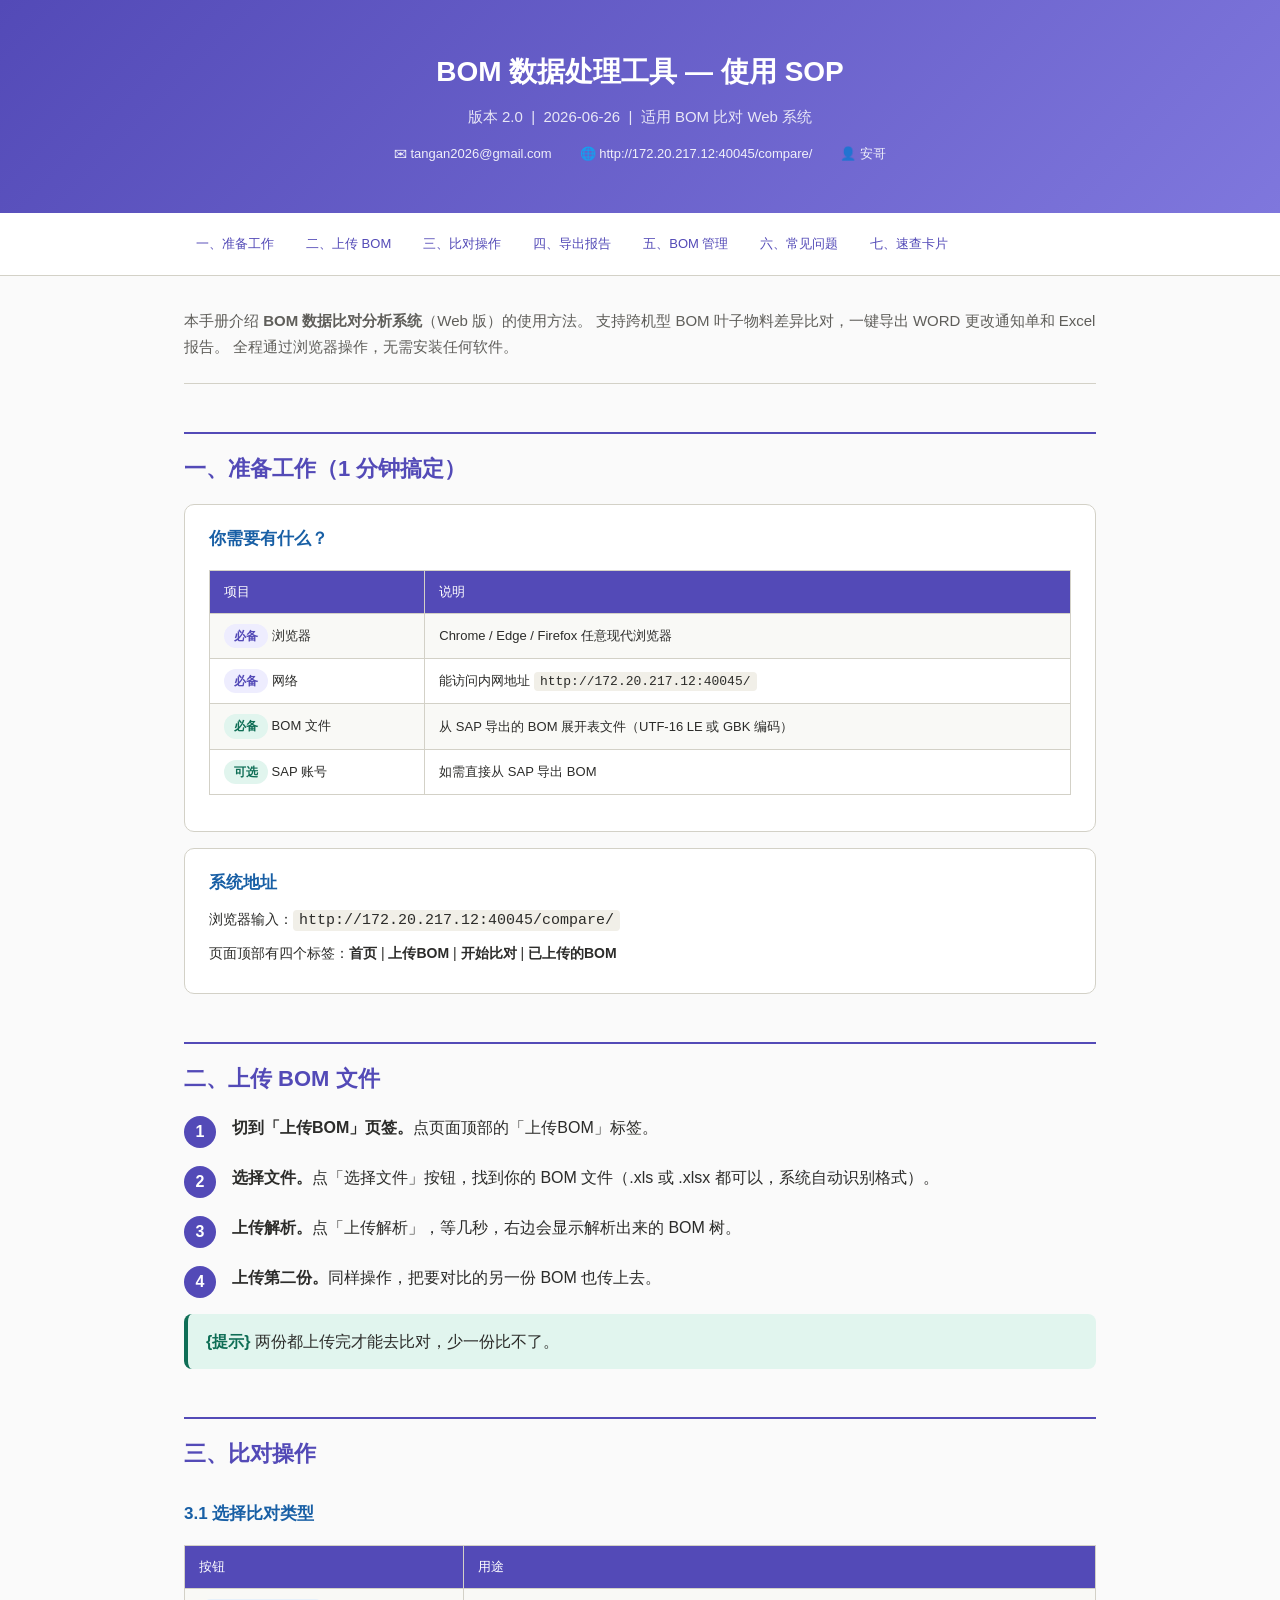
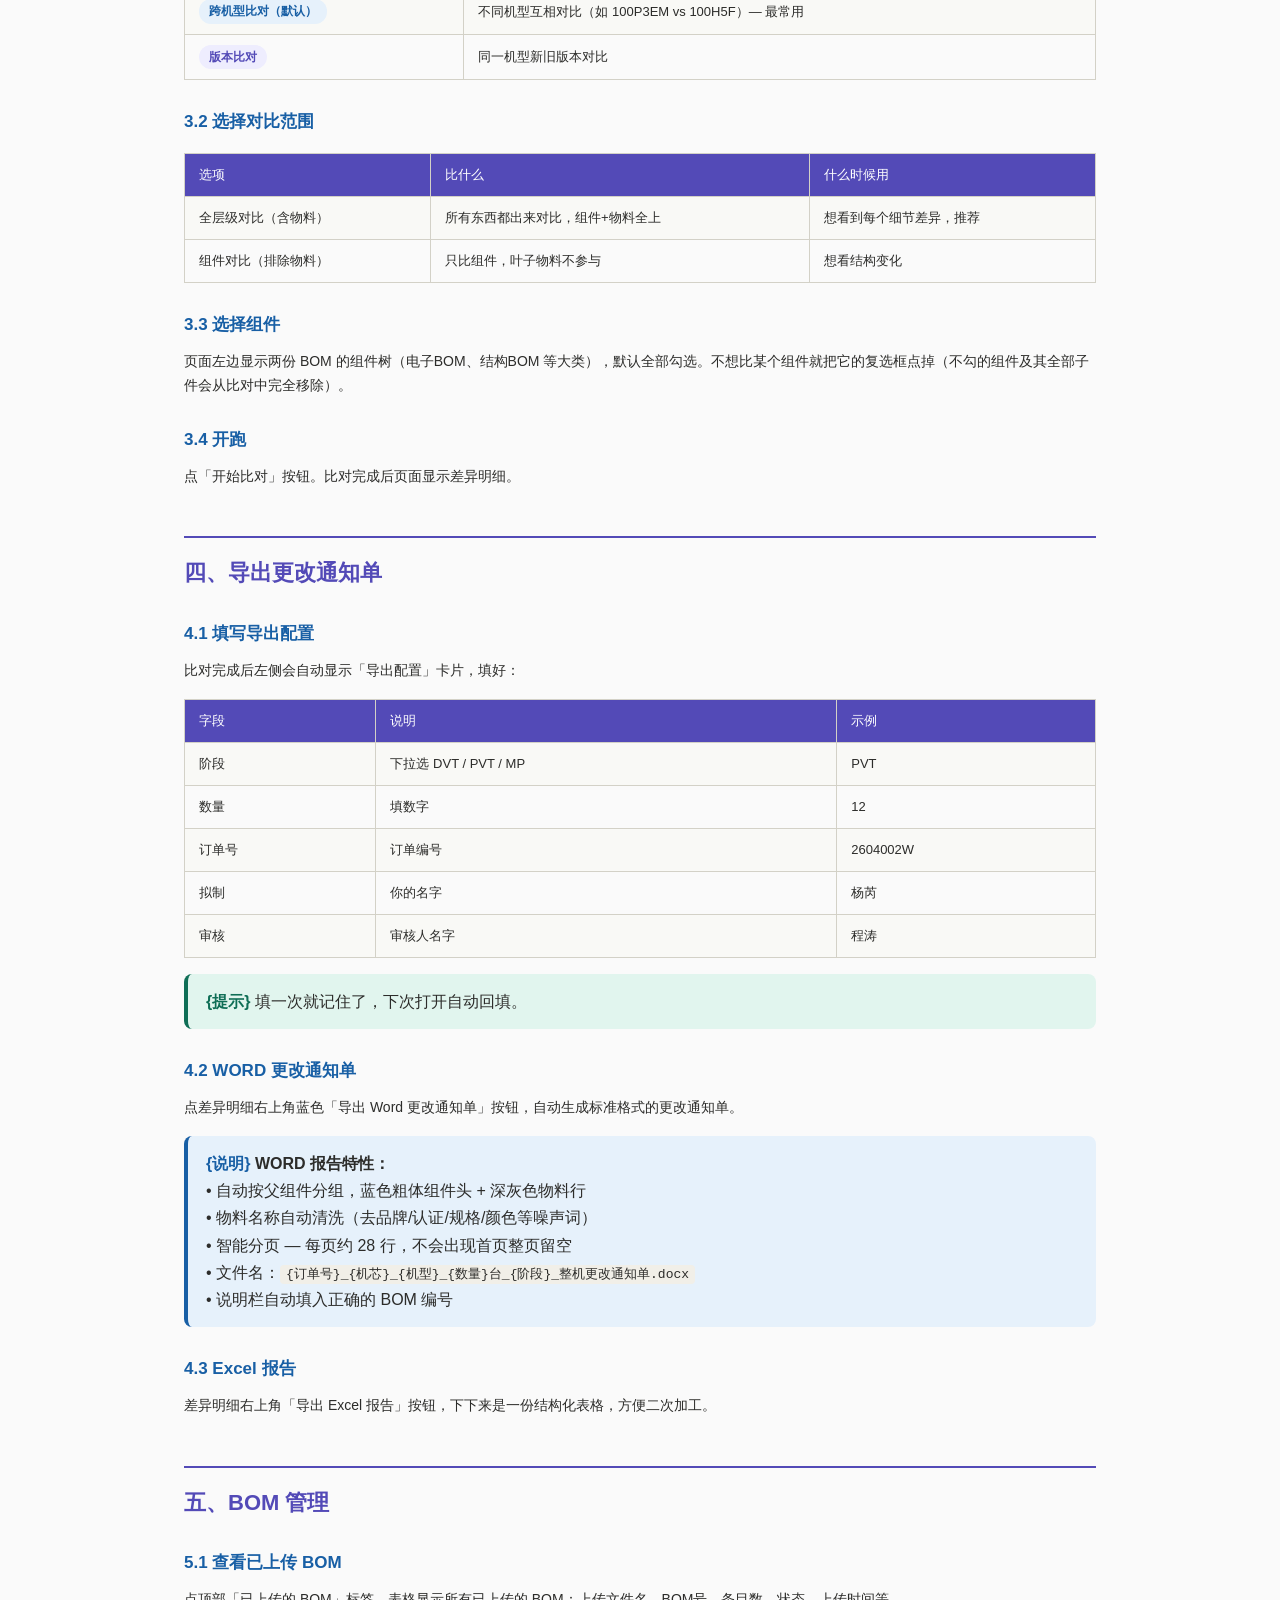
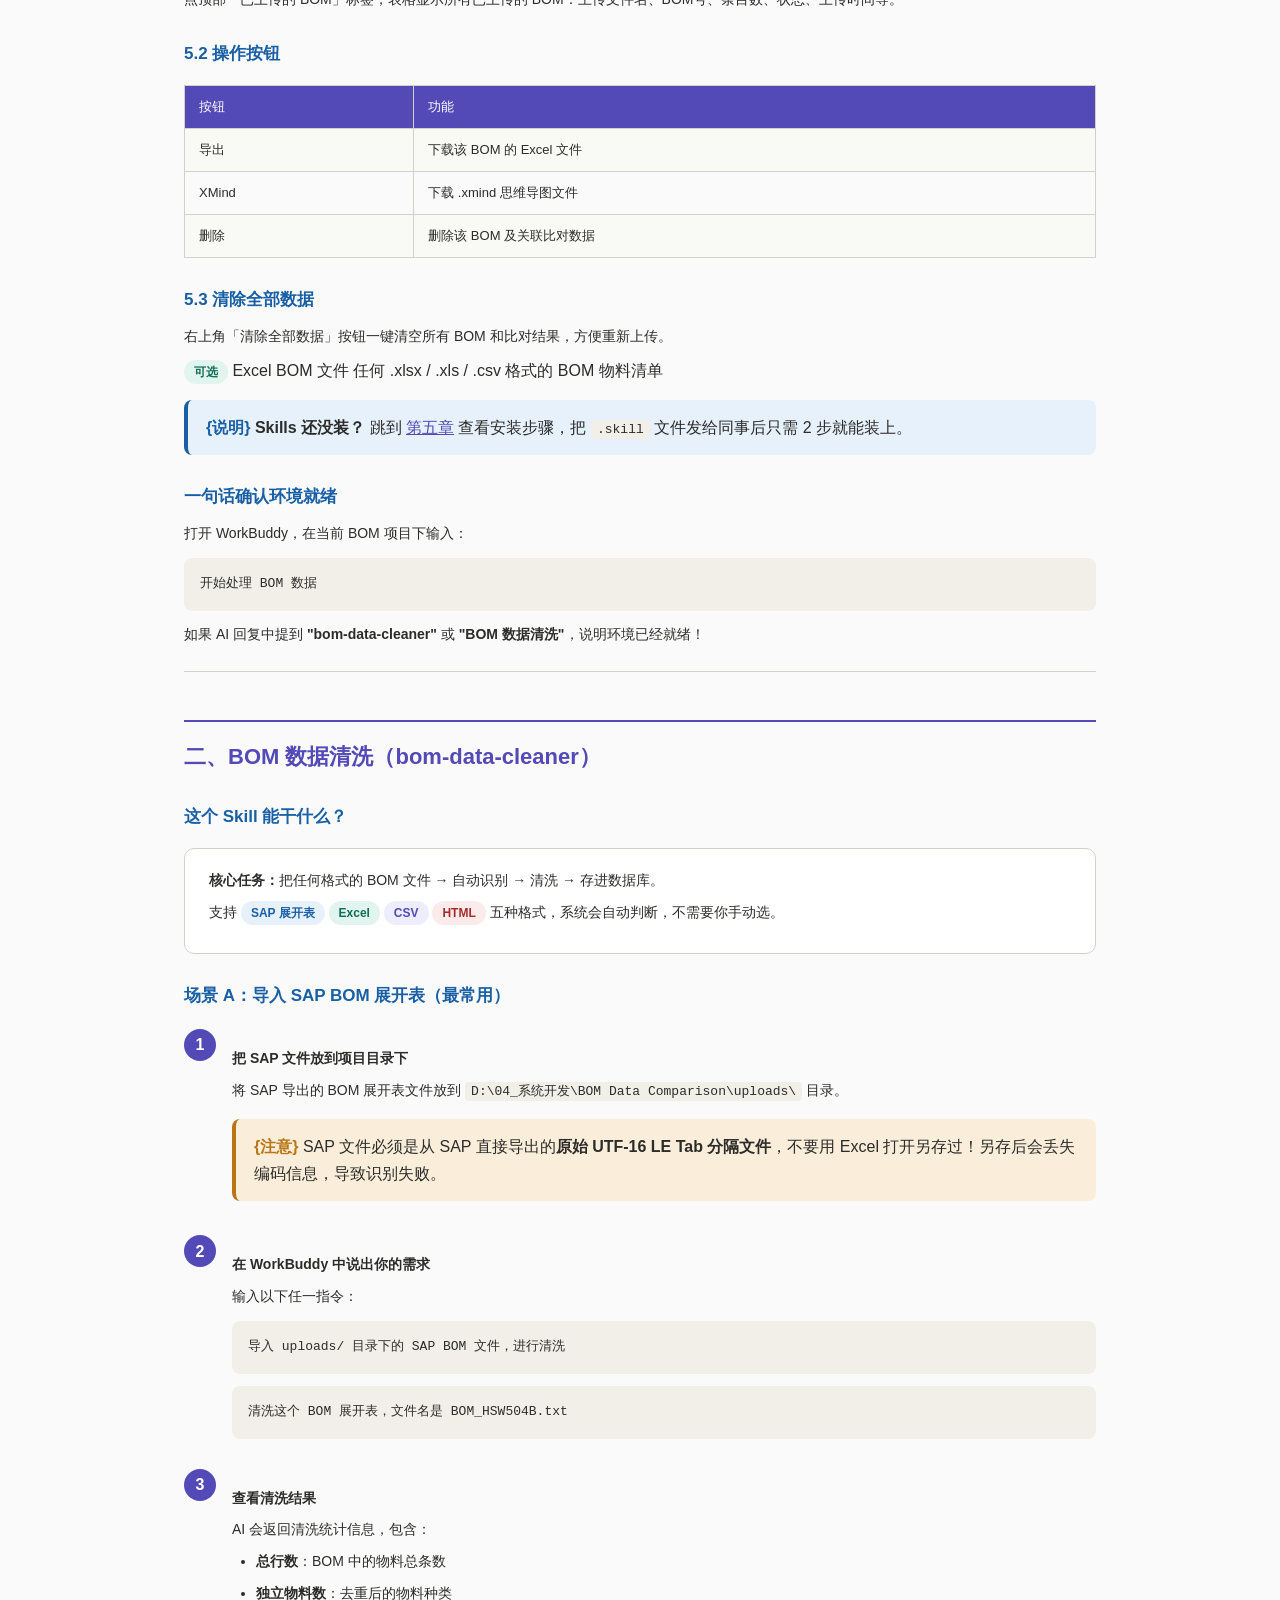
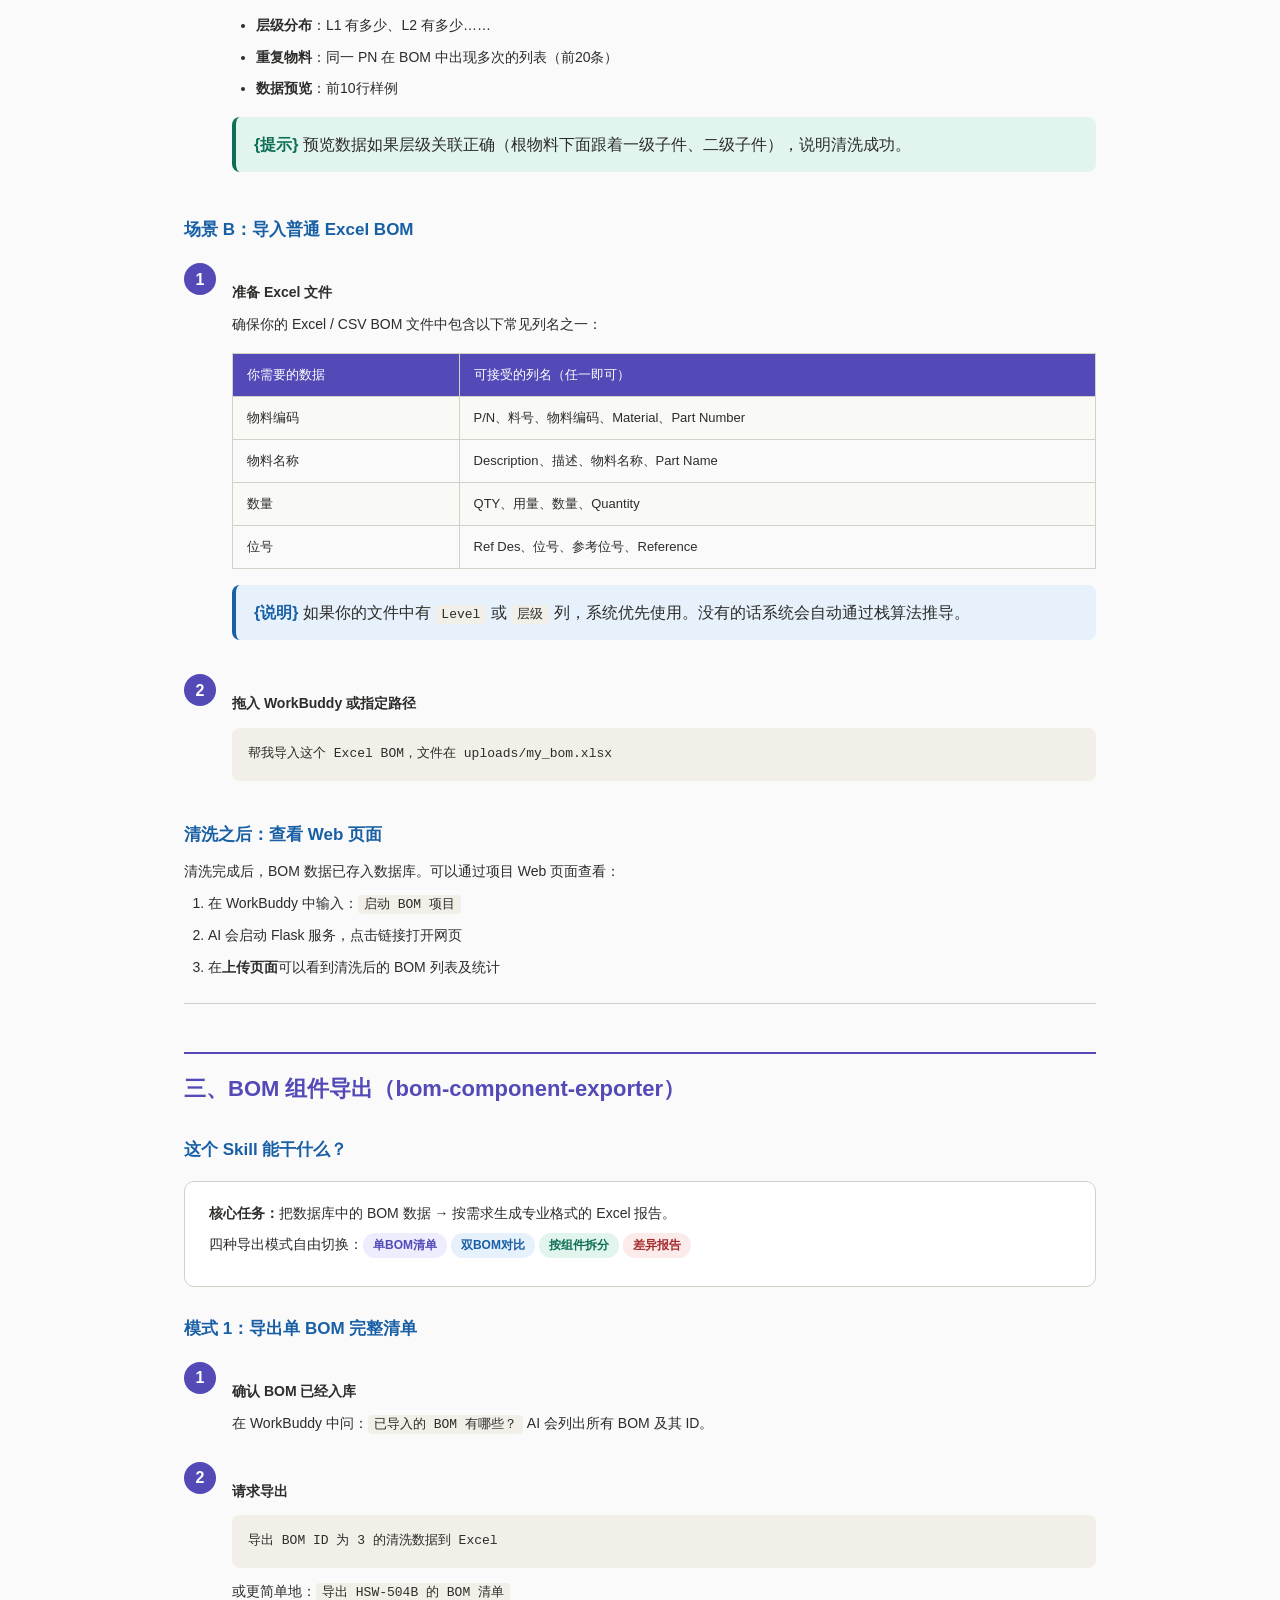
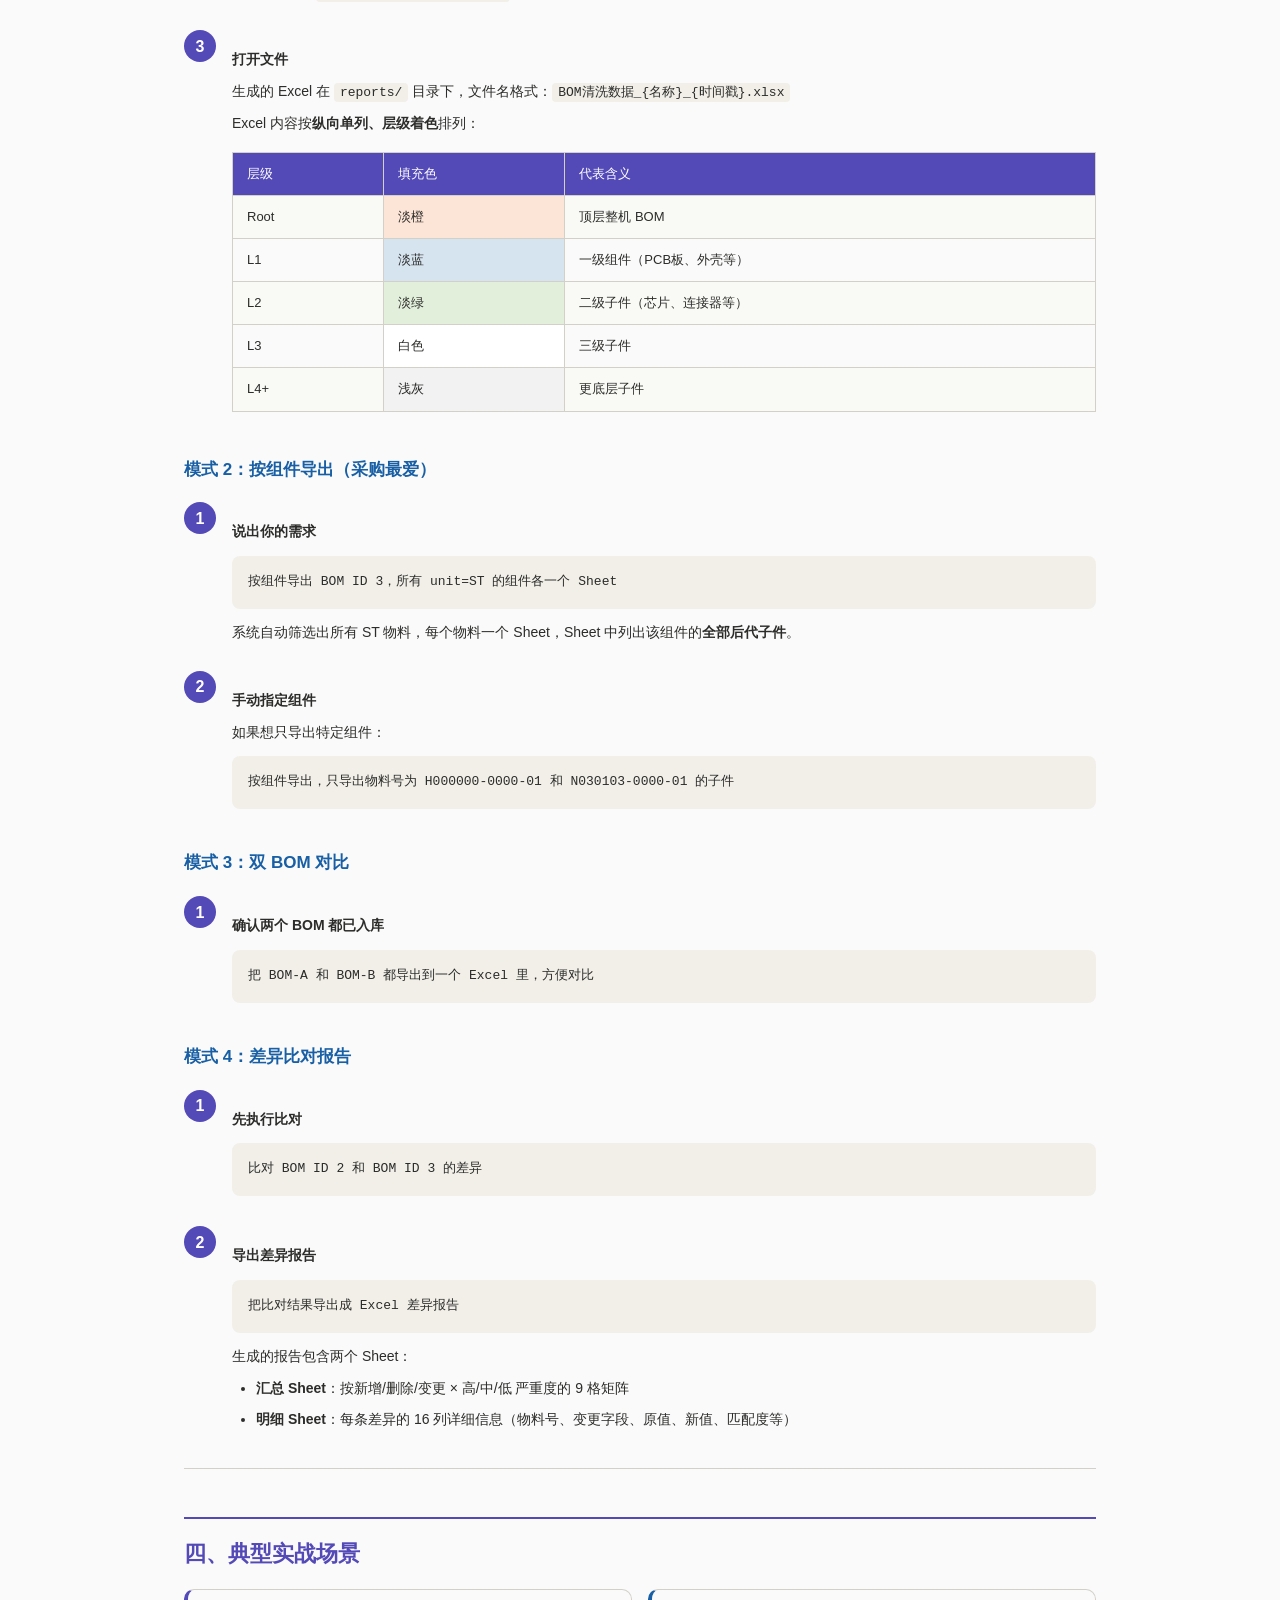
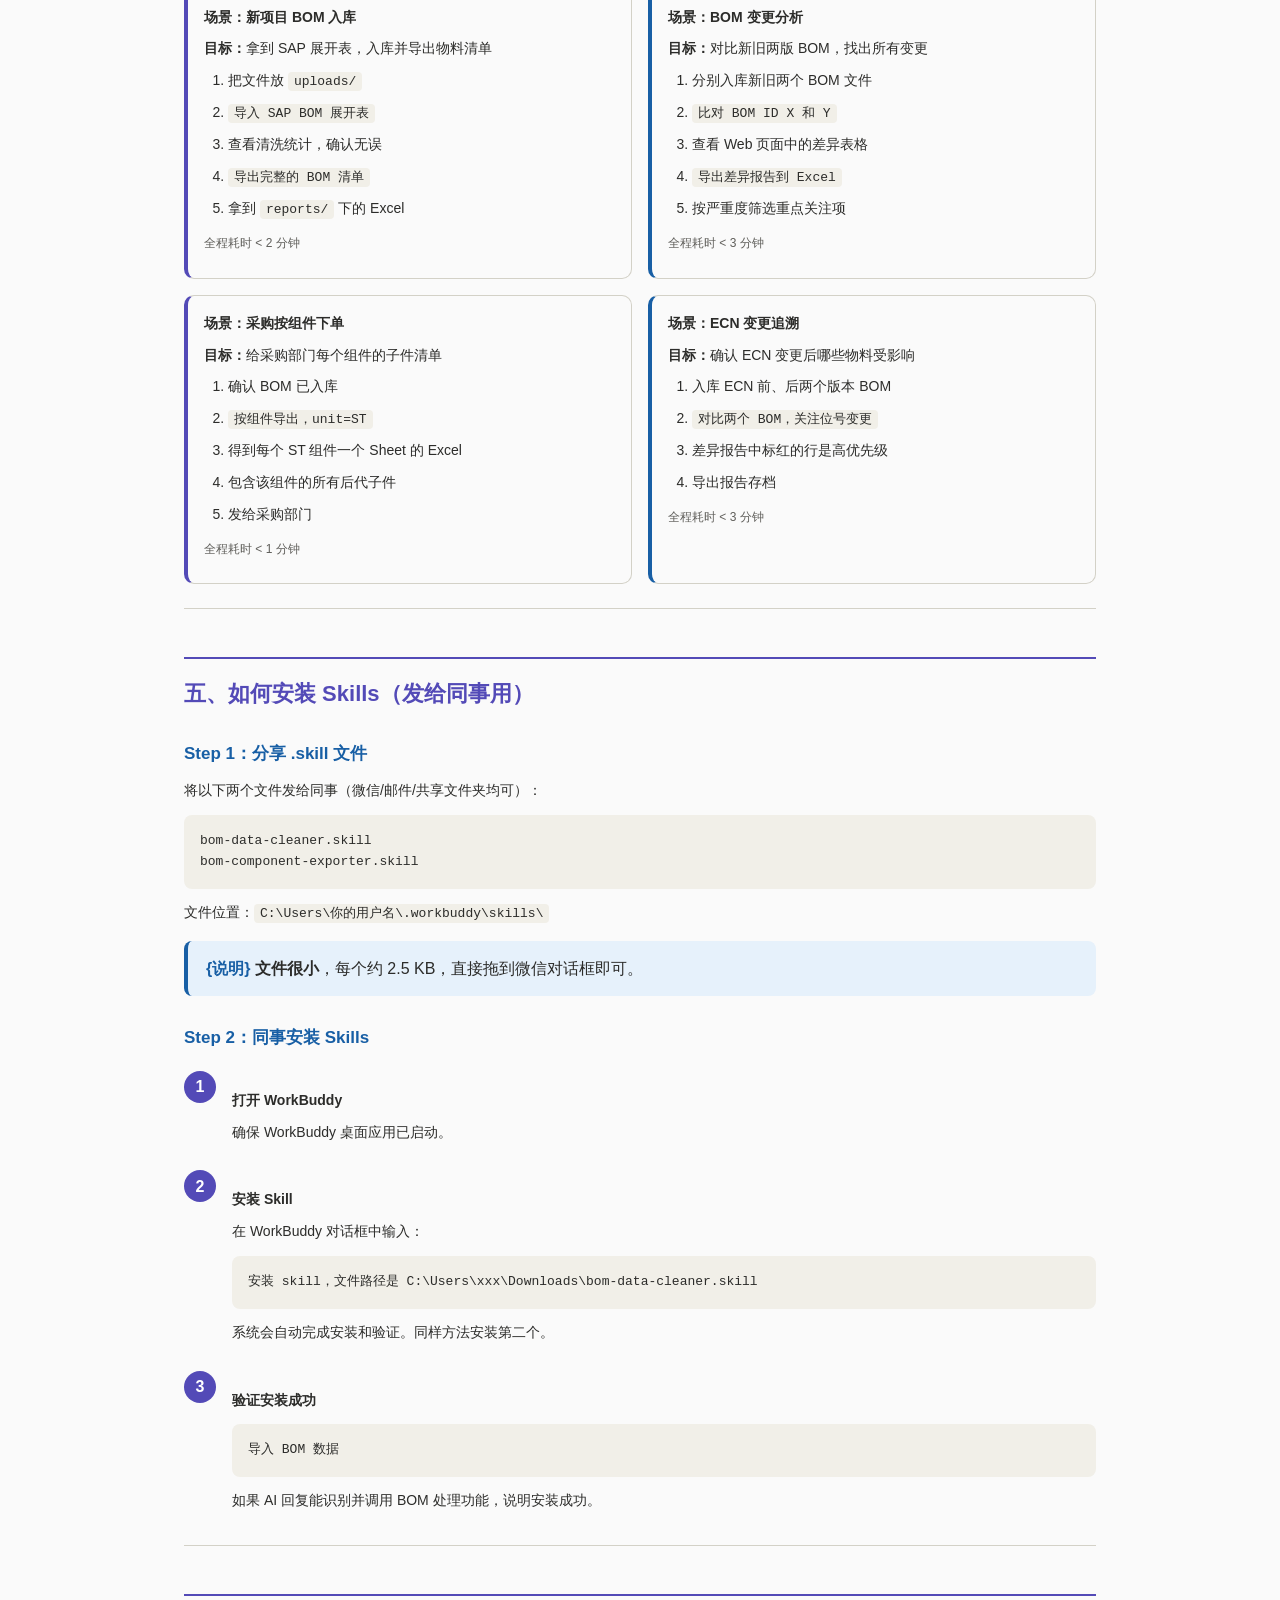
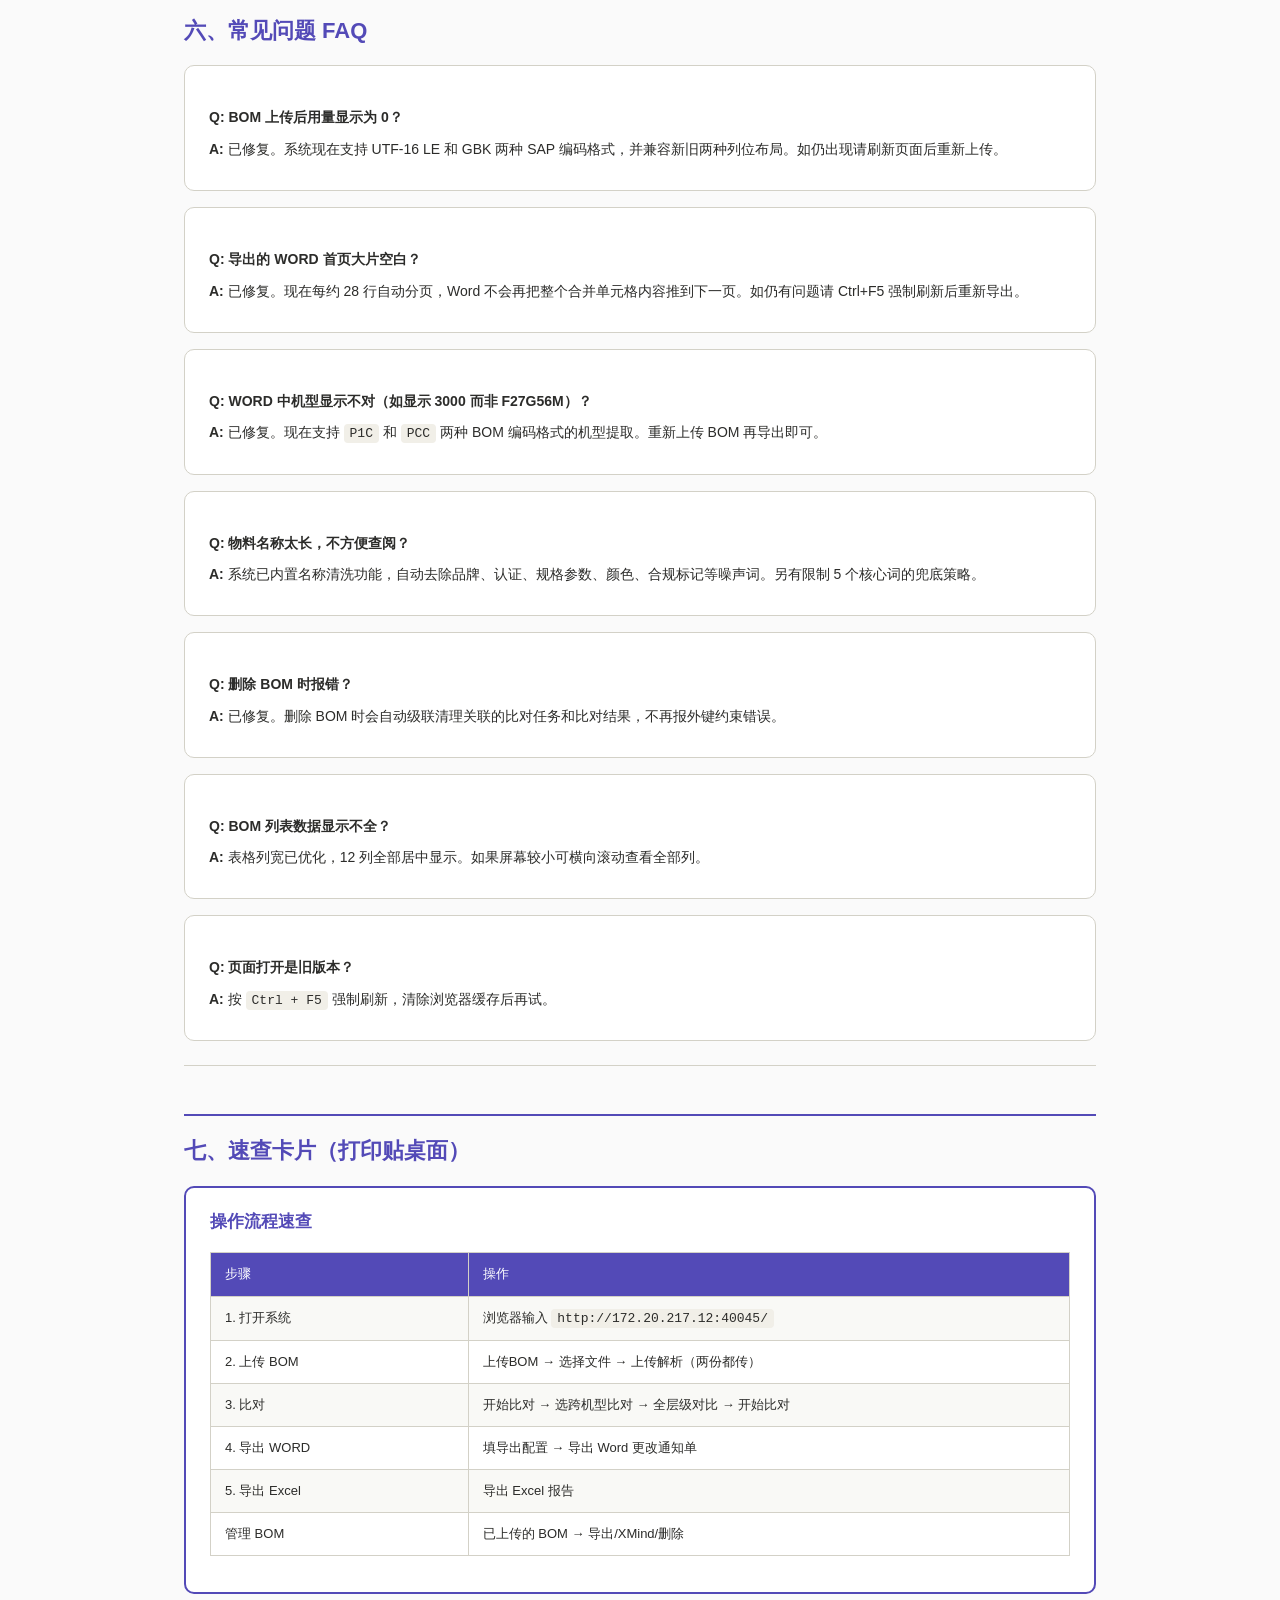
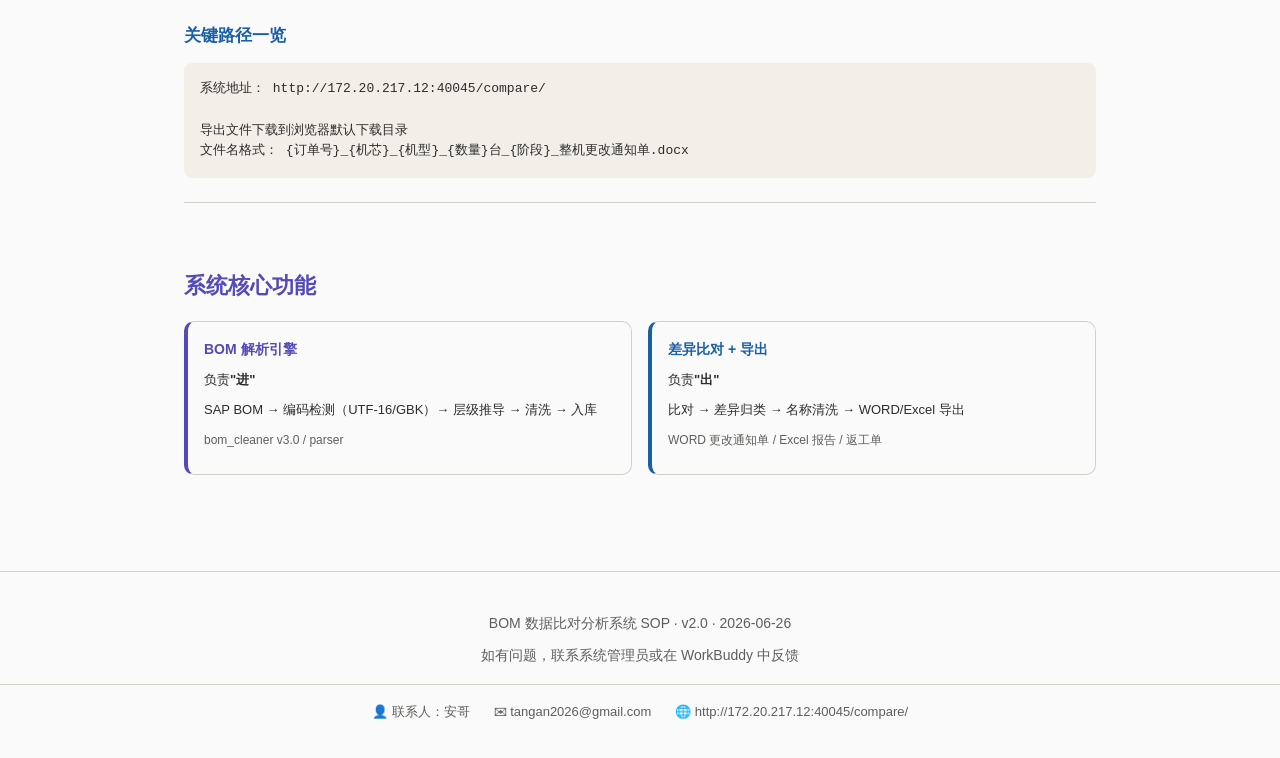
<file: docs/BOM_Skills_使用手册.html>
<!DOCTYPE html>
<html lang="zh-CN">
<head>
<meta charset="UTF-8">
<meta name="viewport" content="width=device-width, initial-scale=1.0">
<title>BOM 数据处理工具 - 使用 SOP</title>
<style>
  :root {
    --primary: #534AB7;
    --accent: #185FA5;
    --green: #0F6E56;
    --amber: #BA7517;
    --red: #A32D2D;
    --bg: #FAFAFA;
    --card: #FFFFFF;
    --text: #2C2C2A;
    --muted: #5F5E5A;
    --border: #D3D1C7;
    --code-bg: #F1EFE8;
  }
  * { margin: 0; padding: 0; box-sizing: border-box; }
  body {
    font-family: -apple-system, BlinkMacSystemFont, "Segoe UI", "PingFang SC", "Microsoft YaHei", sans-serif;
    line-height: 1.7; color: var(--text); background: var(--bg);
  }

  header {
    background: linear-gradient(135deg, var(--primary), #7F77DD);
    color: white; padding: 48px 0; text-align: center;
  }
  header h1 { font-size: 28px; font-weight: 600; margin-bottom: 8px; }
  header p { font-size: 15px; opacity: 0.85; }

  nav {
    background: var(--card); border-bottom: 1px solid var(--border);
    padding: 16px 0; position: sticky; top: 0; z-index: 100;
  }
  nav .nav-inner {
    max-width: 960px; margin: 0 auto; padding: 0 24px;
    display: flex; flex-wrap: wrap; gap: 8px;
  }
  nav a {
    text-decoration: none; color: var(--primary); font-size: 13px;
    padding: 4px 12px; border-radius: 6px; font-weight: 500;
  }
  nav a:hover { background: #EEEDFE; }

  main { max-width: 960px; margin: 0 auto; padding: 32px 24px; }

  h2 {
    font-size: 22px; font-weight: 600; margin: 48px 0 8px;
    padding-top: 16px; border-top: 2px solid var(--primary); color: var(--primary);
  }
  h3 { font-size: 17px; font-weight: 600; margin: 28px 0 10px; color: var(--accent); }
  h4 { font-size: 14px; font-weight: 600; margin: 20px 0 8px; color: var(--text); }

  p, li { font-size: 14px; margin-bottom: 8px; }
  ul, ol { padding-left: 24px; margin-bottom: 12px; }

  .card {
    background: var(--card); border: 1px solid var(--border);
    border-radius: 10px; padding: 20px 24px; margin: 16px 0;
  }
  .card h3 { margin-top: 0; }

  .tip, .warn, .info {
    border-left: 4px solid; border-radius: 8px; padding: 14px 18px; margin: 16px 0;
  }
  .tip { background: #E1F5EE; border-color: var(--green); }
  .tip::before { content: "\{提示\} "; font-weight: 600; color: var(--green); }
  .warn { background: #FAEEDA; border-color: var(--amber); }
  .warn::before { content: "\{注意\} "; font-weight: 600; color: var(--amber); }
  .info { background: #E6F1FB; border-color: var(--accent); }
  .info::before { content: "\{说明\} "; font-weight: 600; color: var(--accent); }

  code {
    background: var(--code-bg); padding: 2px 6px; border-radius: 4px;
    font-family: "Cascadia Code", "Source Code Pro", "Fira Code", monospace;
    font-size: 13px;
  }
  pre {
    background: var(--code-bg); padding: 16px; border-radius: 8px;
    overflow-x: auto; font-size: 13px; margin: 12px 0;
    font-family: "Cascadia Code", "Source Code Pro", "Fira Code", monospace;
    line-height: 1.6;
  }

  table {
    width: 100%; border-collapse: collapse; margin: 16px 0; font-size: 13px;
  }
  th, td {
    border: 1px solid var(--border); padding: 10px 14px; text-align: left;
  }
  th { background: var(--primary); color: white; font-weight: 500; }
  tr:nth-child(even) { background: #F9F9F6; }

  .step {
    display: flex; gap: 16px; margin: 16px 0; align-items: flex-start;
  }
  .step-num {
    background: var(--primary); color: white; font-weight: 700; font-size: 16px;
    width: 32px; height: 32px; border-radius: 50%;
    display: flex; align-items: center; justify-content: center;
    flex-shrink: 0; margin-top: 2px;
  }
  .step-body { flex: 1; }

  .tag {
    display: inline-block; padding: 2px 10px; border-radius: 12px;
    font-size: 12px; font-weight: 600;
  }
  .tag-red { background: #FCEBEB; color: var(--red); }
  .tag-green { background: #E1F5EE; color: var(--green); }
  .tag-blue { background: #E6F1FB; color: var(--accent); }
  .tag-purple { background: #EEEDFE; color: var(--primary); }

  .comparison {
    display: grid; grid-template-columns: 1fr 1fr; gap: 16px; margin: 16px 0;
  }
  .comparison > div {
    border: 1px solid var(--border); border-radius: 10px; padding: 16px;
  }
  .comparison > div:first-child { border-left: 4px solid var(--primary); }
  .comparison > div:last-child { border-left: 4px solid var(--accent); }

  footer {
    text-align: center; padding: 40px 0; color: var(--muted); font-size: 13px;
    border-top: 1px solid var(--border); margin-top: 48px;
  }

  a { color: var(--primary); }

  .toc { list-style: none; padding-left: 0; }
  .toc li { margin-bottom: 6px; padding-left: 0; }
  .toc a { font-size: 14px; }
  .toc .toc-l2 { padding-left: 20px; }

  @media print {
    nav { display: none; }
    body { background: white; }
    h2 { page-break-before: always; }
    h2:first-of-type { page-break-before: avoid; }
  }
</style>
</head>
<body>

<header>
  <h1>BOM 数据处理工具 &mdash; 使用 SOP</h1>
  <p>版本 2.0 &nbsp;|&nbsp; 2026-06-26 &nbsp;|&nbsp; 适用 BOM 比对 Web 系统</p>
  <div style="margin-top:14px;display:flex;justify-content:center;gap:28px;flex-wrap:wrap;font-size:13px;opacity:0.9;">
    <span>&#9993; tangan2026@gmail.com</span>
    <span>&#127760; http://172.20.217.12:40045/compare/</span>
    <span>&#128100; 安哥</span>
  </div>
</header>

<nav>
  <div class="nav-inner">
    <a href="#before">一、准备工作</a>
    <a href="#upload">二、上传 BOM</a>
    <a href="#compare">三、比对操作</a>
    <a href="#export">四、导出报告</a>
    <a href="#bomlist">五、BOM 管理</a>
    <a href="#faq">六、常见问题</a>
    <a href="#summary">七、速查卡片</a>
  </div>
</nav>

<main>

<p style="font-size:15px;color:var(--muted);margin-bottom:24px;">
  本手册介绍 <strong>BOM 数据比对分析系统</strong>（Web 版）的使用方法。
  支持跨机型 BOM 叶子物料差异比对，一键导出 WORD 更改通知单和 Excel 报告。
  全程通过浏览器操作，无需安装任何软件。
</p>

<hr style="border:none;border-top:1px solid var(--border);margin:24px 0;">

<h2 id="before">一、准备工作（1 分钟搞定）</h2>

<div class="card">
<h3 style="margin-top:0;">你需要有什么？</h3>
<table>
  <tr><th style="width:25%;">项目</th><th>说明</th></tr>
  <tr>
    <td><span class="tag tag-purple">必备</span> 浏览器</td>
    <td>Chrome / Edge / Firefox 任意现代浏览器</td>
  </tr>
  <tr>
    <td><span class="tag tag-purple">必备</span> 网络</td>
    <td>能访问内网地址 <code>http://172.20.217.12:40045/</code></td>
  </tr>
  <tr>
    <td><span class="tag tag-green">必备</span> BOM 文件</td>
    <td>从 SAP 导出的 BOM 展开表文件（UTF-16 LE 或 GBK 编码）</td>
  </tr>
  <tr>
    <td><span class="tag tag-green">可选</span> SAP 账号</td>
    <td>如需直接从 SAP 导出 BOM</td>
  </tr>
</table>
</div>

<div class="card">
<h3>系统地址</h3>
<p>浏览器输入：<code style="font-size:15px;">http://172.20.217.12:40045/compare/</code></p>
<p>页面顶部有四个标签：<strong>首页</strong> | <strong>上传BOM</strong> | <strong>开始比对</strong> | <strong>已上传的BOM</strong></p>
</div>

<h2 id="upload">二、上传 BOM 文件</h2>

<div class="step">
  <div class="step-num">1</div>
  <div class="step-body"><strong>切到「上传BOM」页签。</strong>点页面顶部的「上传BOM」标签。</div>
</div>
<div class="step">
  <div class="step-num">2</div>
  <div class="step-body"><strong>选择文件。</strong>点「选择文件」按钮，找到你的 BOM 文件（.xls 或 .xlsx 都可以，系统自动识别格式）。</div>
</div>
<div class="step">
  <div class="step-num">3</div>
  <div class="step-body"><strong>上传解析。</strong>点「上传解析」，等几秒，右边会显示解析出来的 BOM 树。</div>
</div>
<div class="step">
  <div class="step-num">4</div>
  <div class="step-body"><strong>上传第二份。</strong>同样操作，把要对比的另一份 BOM 也传上去。</div>
</div>

<div class="tip">两份都上传完才能去比对，少一份比不了。</div>

<h2 id="compare">三、比对操作</h2>

<h3>3.1 选择比对类型</h3>
<table>
  <tr><th>按钮</th><th>用途</th></tr>
  <tr><td><span class="tag tag-blue">跨机型比对（默认）</span></td><td>不同机型互相对比（如 100P3EM vs 100H5F）— 最常用</td></tr>
  <tr><td><span class="tag tag-purple">版本比对</span></td><td>同一机型新旧版本对比</td></tr>
</table>

<h3>3.2 选择对比范围</h3>
<table>
  <tr><th>选项</th><th>比什么</th><th>什么时候用</th></tr>
  <tr><td>全层级对比（含物料）</td><td>所有东西都出来对比，组件+物料全上</td><td>想看到每个细节差异，推荐</td></tr>
  <tr><td>组件对比（排除物料）</td><td>只比组件，叶子物料不参与</td><td>想看结构变化</td></tr>
</table>

<h3>3.3 选择组件</h3>
<p>页面左边显示两份 BOM 的组件树（电子BOM、结构BOM 等大类），默认全部勾选。不想比某个组件就把它的复选框点掉（不勾的组件及其全部子件会从比对中完全移除）。</p>

<h3>3.4 开跑</h3>
<p>点「开始比对」按钮。比对完成后页面显示差异明细。</p>

<h2 id="export">四、导出更改通知单</h2>

<h3>4.1 填写导出配置</h3>
<p>比对完成后左侧会自动显示「导出配置」卡片，填好：</p>
<table>
  <tr><th>字段</th><th>说明</th><th>示例</th></tr>
  <tr><td>阶段</td><td>下拉选 DVT / PVT / MP</td><td>PVT</td></tr>
  <tr><td>数量</td><td>填数字</td><td>12</td></tr>
  <tr><td>订单号</td><td>订单编号</td><td>2604002W</td></tr>
  <tr><td>拟制</td><td>你的名字</td><td>杨芮</td></tr>
  <tr><td>审核</td><td>审核人名字</td><td>程涛</td></tr>
</table>
<div class="tip">填一次就记住了，下次打开自动回填。</div>

<h3>4.2 WORD 更改通知单</h3>
<p>点差异明细右上角蓝色「导出 Word 更改通知单」按钮，自动生成标准格式的更改通知单。</p>
<div class="info">
<strong>WORD 报告特性：</strong><br>
• 自动按父组件分组，蓝色粗体组件头 + 深灰色物料行<br>
• 物料名称自动清洗（去品牌/认证/规格/颜色等噪声词）<br>
• 智能分页 — 每页约 28 行，不会出现首页整页留空<br>
• 文件名：<code>{订单号}_{机芯}_{机型}_{数量}台_{阶段}_整机更改通知单.docx</code><br>
• 说明栏自动填入正确的 BOM 编号
</div>

<h3>4.3 Excel 报告</h3>
<p>差异明细右上角「导出 Excel 报告」按钮，下下来是一份结构化表格，方便二次加工。</p>

<h2 id="bomlist">五、BOM 管理</h2>

<h3>5.1 查看已上传 BOM</h3>
<p>点顶部「已上传的 BOM」标签，表格显示所有已上传的 BOM：上传文件名、BOM号、条目数、状态、上传时间等。</p>

<h3>5.2 操作按钮</h3>
<table>
  <tr><th>按钮</th><th>功能</th></tr>
  <tr><td>导出</td><td>下载该 BOM 的 Excel 文件</td></tr>
  <tr><td>XMind</td><td>下载 .xmind 思维导图文件</td></tr>
  <tr><td>删除</td><td>删除该 BOM 及关联比对数据</td></tr>
</table>

<h3>5.3 清除全部数据</h3>
<p>右上角「清除全部数据」按钮一键清空所有 BOM 和比对结果，方便重新上传。</p>
  <tr>
    <td><span class="tag tag-green">可选</span> Excel BOM 文件</td>
    <td>任何 .xlsx / .xls / .csv 格式的 BOM 物料清单</td>
  </tr>
</table>
</div>

<div class="info">
  <strong>Skills 还没装？</strong> 跳到 <a href="#skills-placement">第五章</a> 查看安装步骤，把 <code>.skill</code> 文件发给同事后只需 2 步就能装上。
</div>

<h3>一句话确认环境就绪</h3>
<p>打开 WorkBuddy，在当前 BOM 项目下输入：</p>
<pre>开始处理 BOM 数据</pre>
<p>如果 AI 回复中提到 <strong>"bom-data-cleaner"</strong> 或 <strong>"BOM 数据清洗"</strong>，说明环境已经就绪！</p>

<hr style="border:none;border-top:1px solid var(--border);margin:24px 0;">

<h2 id="skill1">二、BOM 数据清洗（bom-data-cleaner）</h2>

<h3>这个 Skill 能干什么？</h3>

<div class="card">
  <p><strong>核心任务：</strong>把任何格式的 BOM 文件 → 自动识别 → 清洗 → 存进数据库。</p>
  <p>支持 <span class="tag tag-blue">SAP 展开表</span> <span class="tag tag-green">Excel</span> <span class="tag tag-purple">CSV</span> <span class="tag tag-red">HTML</span> 五种格式，系统会自动判断，不需要你手动选。</p>
</div>

<h3>场景 A：导入 SAP BOM 展开表（最常用）</h3>

<div class="step">
  <div class="step-num">1</div>
  <div class="step-body">
    <h4>把 SAP 文件放到项目目录下</h4>
    <p>将 SAP 导出的 BOM 展开表文件放到 <code>D:\04_系统开发\BOM Data Comparison\uploads\</code> 目录。</p>
    <div class="warn">SAP 文件必须是从 SAP 直接导出的<strong>原始 UTF-16 LE Tab 分隔文件</strong>，不要用 Excel 打开另存过！另存后会丢失编码信息，导致识别失败。</div>
  </div>
</div>

<div class="step">
  <div class="step-num">2</div>
  <div class="step-body">
    <h4>在 WorkBuddy 中说出你的需求</h4>
    <p>输入以下任一指令：</p>
    <pre>导入 uploads/ 目录下的 SAP BOM 文件，进行清洗</pre>
    <pre>清洗这个 BOM 展开表，文件名是 BOM_HSW504B.txt</pre>
  </div>
</div>

<div class="step">
  <div class="step-num">3</div>
  <div class="step-body">
    <h4>查看清洗结果</h4>
    <p>AI 会返回清洗统计信息，包含：</p>
    <ul>
      <li><strong>总行数</strong>：BOM 中的物料总条数</li>
      <li><strong>独立物料数</strong>：去重后的物料种类</li>
      <li><strong>层级分布</strong>：L1 有多少、L2 有多少……</li>
      <li><strong>重复物料</strong>：同一 PN 在 BOM 中出现多次的列表（前20条）</li>
      <li><strong>数据预览</strong>：前10行样例</li>
    </ul>
    <div class="tip">预览数据如果层级关联正确（根物料下面跟着一级子件、二级子件），说明清洗成功。</div>
  </div>
</div>

<h3>场景 B：导入普通 Excel BOM</h3>

<div class="step">
  <div class="step-num">1</div>
  <div class="step-body">
    <h4>准备 Excel 文件</h4>
    <p>确保你的 Excel / CSV BOM 文件中包含以下常见列名之一：</p>
    <table>
      <tr><th>你需要的数据</th><th>可接受的列名（任一即可）</th></tr>
      <tr><td>物料编码</td><td>P/N、料号、物料编码、Material、Part Number</td></tr>
      <tr><td>物料名称</td><td>Description、描述、物料名称、Part Name</td></tr>
      <tr><td>数量</td><td>QTY、用量、数量、Quantity</td></tr>
      <tr><td>位号</td><td>Ref Des、位号、参考位号、Reference</td></tr>
    </table>
    <div class="info">如果你的文件中有 <code>Level</code> 或 <code>层级</code> 列，系统优先使用。没有的话系统会自动通过栈算法推导。</div>
  </div>
</div>

<div class="step">
  <div class="step-num">2</div>
  <div class="step-body">
    <h4>拖入 WorkBuddy 或指定路径</h4>
    <pre>帮我导入这个 Excel BOM，文件在 uploads/my_bom.xlsx</pre>
  </div>
</div>

<h3>清洗之后：查看 Web 页面</h3>
<p>清洗完成后，BOM 数据已存入数据库。可以通过项目 Web 页面查看：</p>
<ol>
  <li>在 WorkBuddy 中输入：<code>启动 BOM 项目</code></li>
  <li>AI 会启动 Flask 服务，点击链接打开网页</li>
  <li>在<strong>上传页面</strong>可以看到清洗后的 BOM 列表及统计</li>
</ol>

<hr style="border:none;border-top:1px solid var(--border);margin:24px 0;">

<h2 id="skill2">三、BOM 组件导出（bom-component-exporter）</h2>

<h3>这个 Skill 能干什么？</h3>

<div class="card">
<p><strong>核心任务：</strong>把数据库中的 BOM 数据 → 按需求生成专业格式的 Excel 报告。</p>
<p>四种导出模式自由切换：<span class="tag tag-purple">单BOM清单</span> <span class="tag tag-blue">双BOM对比</span> <span class="tag tag-green">按组件拆分</span> <span class="tag tag-red">差异报告</span></p>
</div>

<h3>模式 1：导出单 BOM 完整清单</h3>

<div class="step">
  <div class="step-num">1</div>
  <div class="step-body">
    <h4>确认 BOM 已经入库</h4>
    <p>在 WorkBuddy 中问：<code>已导入的 BOM 有哪些？</code> AI 会列出所有 BOM 及其 ID。</p>
  </div>
</div>

<div class="step">
  <div class="step-num">2</div>
  <div class="step-body">
    <h4>请求导出</h4>
    <pre>导出 BOM ID 为 3 的清洗数据到 Excel</pre>
    <p>或更简单地：<code>导出 HSW-504B 的 BOM 清单</code></p>
  </div>
</div>

<div class="step">
  <div class="step-num">3</div>
  <div class="step-body">
    <h4>打开文件</h4>
    <p>生成的 Excel 在 <code>reports/</code> 目录下，文件名格式：<code>BOM清洗数据_{名称}_{时间戳}.xlsx</code></p>
    <p>Excel 内容按<strong>纵向单列、层级着色</strong>排列：</p>
    <table>
      <tr><th>层级</th><th>填充色</th><th>代表含义</th></tr>
      <tr><td>Root</td><td style="background:#FCE4D6;">淡橙</td><td>顶层整机 BOM</td></tr>
      <tr><td>L1</td><td style="background:#D6E4F0;">淡蓝</td><td>一级组件（PCB板、外壳等）</td></tr>
      <tr><td>L2</td><td style="background:#E2EFDA;">淡绿</td><td>二级子件（芯片、连接器等）</td></tr>
      <tr><td>L3</td><td style="background:#FFFFFF;">白色</td><td>三级子件</td></tr>
      <tr><td>L4+</td><td style="background:#F2F2F2;">浅灰</td><td>更底层子件</td></tr>
    </table>
  </div>
</div>

<h3>模式 2：按组件导出（采购最爱）</h3>

<div class="step">
  <div class="step-num">1</div>
  <div class="step-body">
    <h4>说出你的需求</h4>
    <pre>按组件导出 BOM ID 3，所有 unit=ST 的组件各一个 Sheet</pre>
    <p>系统自动筛选出所有 ST 物料，每个物料一个 Sheet，Sheet 中列出该组件的<strong>全部后代子件</strong>。</p>
  </div>
</div>

<div class="step">
  <div class="step-num">2</div>
  <div class="step-body">
    <h4>手动指定组件</h4>
    <p>如果想只导出特定组件：</p>
    <pre>按组件导出，只导出物料号为 H000000-0000-01 和 N030103-0000-01 的子件</pre>
  </div>
</div>

<h3>模式 3：双 BOM 对比</h3>

<div class="step">
  <div class="step-num">1</div>
  <div class="step-body">
    <h4>确认两个 BOM 都已入库</h4>
    <pre>把 BOM-A 和 BOM-B 都导出到一个 Excel 里，方便对比</pre>
  </div>
</div>

<h3>模式 4：差异比对报告</h3>

<div class="step">
  <div class="step-num">1</div>
  <div class="step-body">
    <h4>先执行比对</h4>
    <pre>比对 BOM ID 2 和 BOM ID 3 的差异</pre>
  </div>
</div>

<div class="step">
  <div class="step-num">2</div>
  <div class="step-body">
    <h4>导出差异报告</h4>
    <pre>把比对结果导出成 Excel 差异报告</pre>
    <p>生成的报告包含两个 Sheet：</p>
    <ul>
      <li><strong>汇总 Sheet</strong>：按新增/删除/变更 × 高/中/低 严重度的 9 格矩阵</li>
      <li><strong>明细 Sheet</strong>：每条差异的 16 列详细信息（物料号、变更字段、原值、新值、匹配度等）</li>
    </ul>
  </div>
</div>

<hr style="border:none;border-top:1px solid var(--border);margin:24px 0;">

<h2 id="scenarios">四、典型实战场景</h2>

<div class="comparison">
  <div>
    <h4 style="margin-top:0;">场景：新项目 BOM 入库</h4>
    <p><strong>目标：</strong>拿到 SAP 展开表，入库并导出物料清单</p>
    <ol style="font-size:13px;">
      <li>把文件放 <code>uploads/</code></li>
      <li><code>导入 SAP BOM 展开表</code></li>
      <li>查看清洗统计，确认无误</li>
      <li><code>导出完整的 BOM 清单</code></li>
      <li>拿到 <code>reports/</code> 下的 Excel</li>
    </ol>
    <p style="font-size:12px;color:var(--muted);">全程耗时 &lt; 2 分钟</p>
  </div>
  <div>
    <h4 style="margin-top:0;">场景：BOM 变更分析</h4>
    <p><strong>目标：</strong>对比新旧两版 BOM，找出所有变更</p>
    <ol style="font-size:13px;">
      <li>分别入库新旧两个 BOM 文件</li>
      <li><code>比对 BOM ID X 和 Y</code></li>
      <li>查看 Web 页面中的差异表格</li>
      <li><code>导出差异报告到 Excel</code></li>
      <li>按严重度筛选重点关注项</li>
    </ol>
    <p style="font-size:12px;color:var(--muted);">全程耗时 &lt; 3 分钟</p>
  </div>
</div>

<div class="comparison" style="grid-template-columns:1fr 1fr;">
  <div>
    <h4 style="margin-top:0;">场景：采购按组件下单</h4>
    <p><strong>目标：</strong>给采购部门每个组件的子件清单</p>
    <ol style="font-size:13px;">
      <li>确认 BOM 已入库</li>
      <li><code>按组件导出，unit=ST</code></li>
      <li>得到每个 ST 组件一个 Sheet 的 Excel</li>
      <li>包含该组件的所有后代子件</li>
      <li>发给采购部门</li>
    </ol>
    <p style="font-size:12px;color:var(--muted);">全程耗时 &lt; 1 分钟</p>
  </div>
  <div>
    <h4 style="margin-top:0;">场景：ECN 变更追溯</h4>
    <p><strong>目标：</strong>确认 ECN 变更后哪些物料受影响</p>
    <ol style="font-size:13px;">
      <li>入库 ECN 前、后两个版本 BOM</li>
      <li><code>对比两个 BOM，关注位号变更</code></li>
      <li>差异报告中标红的行是高优先级</li>
      <li>导出报告存档</li>
    </ol>
    <p style="font-size:12px;color:var(--muted);">全程耗时 &lt; 3 分钟</p>
  </div>
</div>

<hr style="border:none;border-top:1px solid var(--border);margin:24px 0;">

<h2 id="skills-placement">五、如何安装 Skills（发给同事用）</h2>

<h3>Step 1：分享 .skill 文件</h3>
<p>将以下两个文件发给同事（微信/邮件/共享文件夹均可）：</p>
<pre>
bom-data-cleaner.skill
bom-component-exporter.skill
</pre>
<p>文件位置：<code>C:\Users\你的用户名\.workbuddy\skills\</code></p>

<div class="info"><strong>文件很小</strong>，每个约 2.5 KB，直接拖到微信对话框即可。</div>

<h3>Step 2：同事安装 Skills</h3>

<div class="step">
  <div class="step-num">1</div>
  <div class="step-body">
    <h4>打开 WorkBuddy</h4>
    <p>确保 WorkBuddy 桌面应用已启动。</p>
  </div>
</div>

<div class="step">
  <div class="step-num">2</div>
  <div class="step-body">
    <h4>安装 Skill</h4>
    <p>在 WorkBuddy 对话框中输入：</p>
    <pre>安装 skill，文件路径是 C:\Users\xxx\Downloads\bom-data-cleaner.skill</pre>
    <p>系统会自动完成安装和验证。同样方法安装第二个。</p>
  </div>
</div>

<div class="step">
  <div class="step-num">3</div>
  <div class="step-body">
    <h4>验证安装成功</h4>
    <pre>导入 BOM 数据</pre>
    <p>如果 AI 回复能识别并调用 BOM 处理功能，说明安装成功。</p>
  </div>
</div>

<hr style="border:none;border-top:1px solid var(--border);margin:24px 0;">

<h2 id="faq">六、常见问题 FAQ</h2>

<div class="card">
  <h4>Q: BOM 上传后用量显示为 0？</h4>
  <p><strong>A:</strong> 已修复。系统现在支持 UTF-16 LE 和 GBK 两种 SAP 编码格式，并兼容新旧两种列位布局。如仍出现请刷新页面后重新上传。</p>
</div>

<div class="card">
  <h4>Q: 导出的 WORD 首页大片空白？</h4>
  <p><strong>A:</strong> 已修复。现在每约 28 行自动分页，Word 不会再把整个合并单元格内容推到下一页。如仍有问题请 Ctrl+F5 强制刷新后重新导出。</p>
</div>

<div class="card">
  <h4>Q: WORD 中机型显示不对（如显示 3000 而非 F27G56M）？</h4>
  <p><strong>A:</strong> 已修复。现在支持 <code>P1C</code> 和 <code>PCC</code> 两种 BOM 编码格式的机型提取。重新上传 BOM 再导出即可。</p>
</div>

<div class="card">
  <h4>Q: 物料名称太长，不方便查阅？</h4>
  <p><strong>A:</strong> 系统已内置名称清洗功能，自动去除品牌、认证、规格参数、颜色、合规标记等噪声词。另有限制 5 个核心词的兜底策略。</p>
</div>

<div class="card">
  <h4>Q: 删除 BOM 时报错？</h4>
  <p><strong>A:</strong> 已修复。删除 BOM 时会自动级联清理关联的比对任务和比对结果，不再报外键约束错误。</p>
</div>

<div class="card">
  <h4>Q: BOM 列表数据显示不全？</h4>
  <p><strong>A:</strong> 表格列宽已优化，12 列全部居中显示。如果屏幕较小可横向滚动查看全部列。</p>
</div>

<div class="card">
  <h4>Q: 页面打开是旧版本？</h4>
  <p><strong>A:</strong> 按 <code>Ctrl + F5</code> 强制刷新，清除浏览器缓存后再试。</p>
</div>

<hr style="border:none;border-top:1px solid var(--border);margin:24px 0;">

<h2 id="summary">七、速查卡片（打印贴桌面）</h2>

<div class="card" style="border:2px solid var(--primary);">
<h3 style="margin-top:0;color:var(--primary);">操作流程速查</h3>

<table>
  <tr>
    <th style="width:30%;">步骤</th>
    <th>操作</th>
  </tr>
  <tr>
    <td>1. 打开系统</td>
    <td>浏览器输入 <code>http://172.20.217.12:40045/</code></td>
  </tr>
  <tr>
    <td>2. 上传 BOM</td>
    <td>上传BOM → 选择文件 → 上传解析（两份都传）</td>
  </tr>
  <tr>
    <td>3. 比对</td>
    <td>开始比对 → 选跨机型比对 → 全层级对比 → 开始比对</td>
  </tr>
  <tr>
    <td>4. 导出 WORD</td>
    <td>填导出配置 → 导出 Word 更改通知单</td>
  </tr>
  <tr>
    <td>5. 导出 Excel</td>
    <td>导出 Excel 报告</td>
  </tr>
  <tr>
    <td>管理 BOM</td>
    <td>已上传的 BOM → 导出/XMind/删除</td>
  </tr>
</table>
</div>

<h3>关键路径一览</h3>
<pre>
系统地址： http://172.20.217.12:40045/compare/

导出文件下载到浏览器默认下载目录
文件名格式： {订单号}_{机芯}_{机型}_{数量}台_{阶段}_整机更改通知单.docx
</pre>

<hr style="border:none;border-top:1px solid var(--border);margin:24px 0;">

<h2 style="border:none;">系统核心功能</h2>
<div class="comparison">
  <div>
    <h4 style="margin-top:0;color:var(--primary);">BOM 解析引擎</h4>
    <p style="font-size:13px;">负责<strong>"进"</strong></p>
    <p style="font-size:13px;">SAP BOM → 编码检测（UTF-16/GBK）→ 层级推导 → 清洗 → 入库</p>
    <p style="font-size:12px;color:var(--muted);">bom_cleaner v3.0 / parser</p>
  </div>
  <div>
    <h4 style="margin-top:0;color:var(--accent);">差异比对 + 导出</h4>
    <p style="font-size:13px;">负责<strong>"出"</strong></p>
    <p style="font-size:13px;">比对 → 差异归类 → 名称清洗 → WORD/Excel 导出</p>
    <p style="font-size:12px;color:var(--muted);">WORD 更改通知单 / Excel 报告 / 返工单</p>
  </div>
</div>

</main>

<footer>
  <p>BOM 数据比对分析系统 SOP &middot; v2.0 &middot; 2026-06-26</p>
  <p>如有问题，联系系统管理员或在 WorkBuddy 中反馈</p>
  <div style="margin-top:16px;padding-top:16px;border-top:1px solid var(--border);display:flex;justify-content:center;gap:24px;flex-wrap:wrap;">
    <span>&#128100; 联系人：安哥</span>
    <span>&#9993; tangan2026@gmail.com</span>
    <span>&#127760; http://172.20.217.12:40045/compare/</span>
  </div>
</footer>

</body>
</html>
</file>
